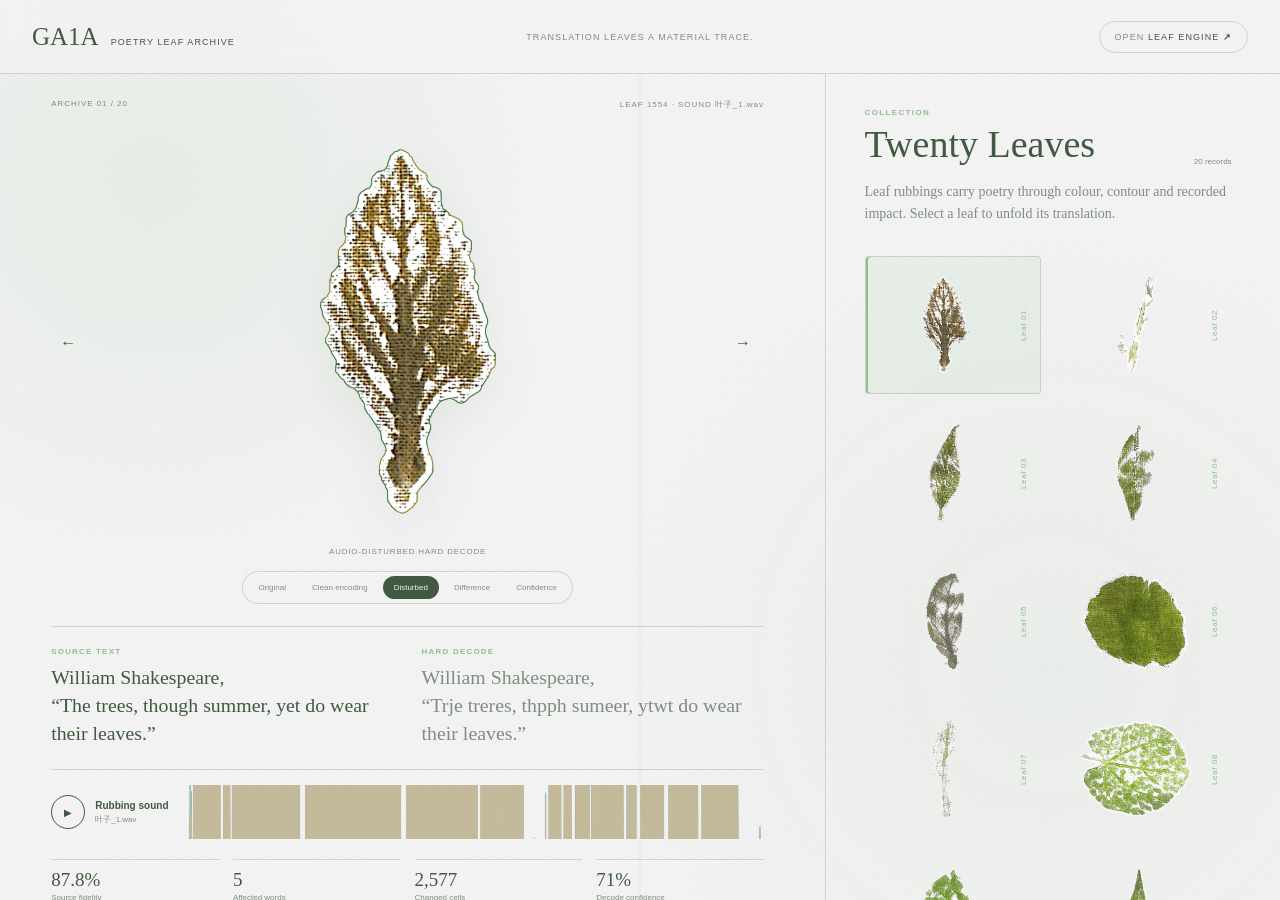
<file: static/archive.html>
<!doctype html>
<html lang="en">
<head>
  <meta charset="utf-8">
  <meta name="viewport" content="width=device-width, initial-scale=1">
  <meta name="description" content="An archive of leaf rubbings, poems, recorded sound and encoded images.">
  <title>Ga1a — Poetry Leaf Archive</title>
  <link rel="stylesheet" href="/static/archive.css">
</head>
<body>
  <header class="site-header">
    <a class="wordmark" href="/" aria-label="Ga1a archive home">
      <span>GA1A</span>
      <small>POETRY LEAF ARCHIVE</small>
    </a>
    <div class="header-note">Translation leaves a material trace.</div>
    <a class="engine-link" href="/engine"><span>Open</span> Leaf Engine <b>↗</b></a>
  </header>

  <main class="archive-shell">
    <section class="record" aria-live="polite">
      <div class="record-topline">
        <span id="record-number">ARCHIVE 01 / 20</span>
        <span id="record-carrier">LEAF 1554 · SOUND 叶子_1.wav</span>
      </div>

      <div class="record-stage">
        <button class="record-nav previous" id="previous-record" aria-label="Previous leaf">←</button>
        <figure>
          <img id="record-image" alt="Selected encoded leaf">
          <figcaption id="record-caption">Disturbed encoding</figcaption>
        </figure>
        <button class="record-nav next" id="next-record" aria-label="Next leaf">→</button>
      </div>

      <nav class="view-tabs" aria-label="Encoding stages">
        <button data-view="original">Original</button>
        <button data-view="clean">Clean encoding</button>
        <button class="active" data-view="disturbed">Disturbed</button>
        <button data-view="difference">Difference</button>
        <button data-view="confidence">Confidence</button>
      </nav>

      <div class="record-text">
        <div class="source-copy">
          <p class="section-label">SOURCE TEXT</p>
          <blockquote id="source-text"></blockquote>
        </div>
        <div class="decoded-copy">
          <p class="section-label">HARD DECODE</p>
          <blockquote id="decoded-text"></blockquote>
        </div>
      </div>

      <div class="sound-row">
        <button class="sound-toggle" id="sound-toggle" type="button" aria-label="Play rubbing sound">
          <span class="sound-icon">▶</span>
          <span><b>Rubbing sound</b><small id="sound-name">—</small></span>
        </button>
        <img id="waveform-image" alt="Quantized rubbing sound waveform">
        <audio id="archive-audio" preload="none"></audio>
      </div>

      <dl class="record-metrics">
        <div><dt id="metric-fidelity">—</dt><dd>Source fidelity</dd></div>
        <div><dt id="metric-words">—</dt><dd>Affected words</dd></div>
        <div><dt id="metric-cells">—</dt><dd>Changed cells</dd></div>
        <div><dt id="metric-confidence">—</dt><dd>Decode confidence</dd></div>
      </dl>
    </section>

    <aside class="index-panel">
      <div class="index-heading">
        <div><p>COLLECTION</p><h1>Twenty Leaves</h1></div>
        <span id="index-count">20 records</span>
      </div>
      <p class="index-intro">Leaf rubbings carry poetry through colour, contour and recorded impact. Select a leaf to unfold its translation.</p>
      <div class="leaf-index" id="leaf-index" aria-label="Archive leaves"></div>
    </aside>
  </main>

  <footer>
    <p>Leaf rubbings · poetry · sound · encoded images</p>
    <a href="/engine">Create a translation in the Leaf Engine →</a>
  </footer>

  <script src="/static/archive.js"></script>
</body>
</html>
</file>
<file: static/archive.css>
:root{
  color-scheme:light;
  --ink:#415940;
  --green:#8FBF8E;
  --pale:#B9D9B8;
  --mist:#C6D9C5;
  --paper:#F2F2F2;
  --line:rgba(65,89,64,.19);
  --muted:rgba(65,89,64,.65);
}
*{box-sizing:border-box}
html{scroll-behavior:smooth}
body{margin:0;min-width:320px;color:var(--ink);font-family:"Avenir Next","Helvetica Neue",Arial,sans-serif;background-color:var(--paper);background-image:radial-gradient(rgba(65,89,64,.075) .65px,transparent .75px),radial-gradient(rgba(143,191,142,.075) .55px,transparent .65px);background-position:0 0,8px 11px;background-size:17px 17px,19px 19px}
body:before{content:"";position:fixed;inset:0;z-index:-1;pointer-events:none;background:linear-gradient(90deg,transparent 49.8%,rgba(65,89,64,.035) 50%,transparent 50.2%),radial-gradient(circle at 12% 20%,rgba(185,217,184,.21),transparent 24rem),radial-gradient(circle at 82% 74%,rgba(198,217,197,.20),transparent 28rem)}
button,a{font:inherit}
button{color:inherit}
.site-header{position:sticky;top:0;z-index:20;display:grid;grid-template-columns:1fr auto 1fr;align-items:center;min-height:74px;padding:0 32px;border-bottom:1px solid var(--line);background:rgba(242,242,242,.88);backdrop-filter:blur(16px)}
.wordmark{display:flex;align-items:baseline;gap:12px;color:var(--ink);text-decoration:none}.wordmark span{font-family:Georgia,"Times New Roman",serif;font-size:25px}.wordmark small,.header-note,.engine-link{font-size:9px;letter-spacing:.12em}.header-note{color:var(--muted);text-transform:uppercase}.engine-link{justify-self:end;padding:10px 15px;border:1px solid var(--line);border-radius:99px;color:var(--ink);text-decoration:none;text-transform:uppercase;transition:.25s ease}.engine-link span{color:var(--muted)}.engine-link:hover{color:var(--paper);border-color:var(--ink);background:var(--ink);transform:translateY(-1px)}
.archive-shell{display:grid;grid-template-columns:minmax(0,1.42fr) minmax(390px,.78fr);min-height:calc(100vh - 74px)}
.record{position:sticky;top:74px;align-self:start;display:flex;flex-direction:column;min-height:calc(100vh - 74px);padding:25px clamp(26px,4vw,72px) 34px;border-right:1px solid var(--line)}
.record-topline{display:flex;justify-content:space-between;gap:20px;color:var(--muted);font-size:8px;letter-spacing:.12em}
.record-stage{position:relative;z-index:1;display:grid;grid-template-columns:38px minmax(0,1fr) 38px;align-items:center;flex:0 0 auto;height:clamp(350px,49vh,570px);min-height:0;margin:12px 0 8px}.record-stage figure{display:grid;grid-template-rows:minmax(0,1fr) 22px;align-items:center;width:100%;height:100%;min-width:0;min-height:0;margin:0;overflow:hidden}.record-stage img{position:relative;z-index:0;display:block;width:100%;height:100%;min-width:0;min-height:0;max-width:100%;max-height:100%;object-fit:contain;filter:drop-shadow(0 16px 24px rgba(65,89,64,.08));transition:opacity .18s ease,transform .35s ease}.record-stage img.switching{opacity:0;transform:scale(.985)}.record-stage figcaption{position:relative;z-index:2;align-self:end;justify-self:center;margin:0;color:var(--muted);font-size:8px;line-height:22px;letter-spacing:.1em;text-transform:uppercase}.record-nav{position:relative;z-index:3;display:grid;place-items:center;width:34px;height:34px;border:1px solid transparent;border-radius:50%;background:transparent;cursor:pointer;transition:.2s}.record-nav:hover{border-color:var(--line);background:rgba(185,217,184,.22)}
.view-tabs{position:relative;z-index:5;display:flex;justify-content:center;gap:4px;margin:0 auto 22px;padding:4px;border:1px solid var(--line);border-radius:99px;background:rgba(242,242,242,.94);backdrop-filter:blur(8px)}.view-tabs button{padding:7px 11px;border:0;border-radius:99px;color:var(--muted);background:transparent;font-size:8px;cursor:pointer}.view-tabs button.active{color:var(--paper);background:var(--ink)}
.record-text{display:grid;grid-template-columns:1fr 1fr;gap:28px;padding-top:20px;border-top:1px solid var(--line)}.section-label{margin:0 0 8px;color:var(--green);font-size:8px;font-weight:700;letter-spacing:.15em}.record-text blockquote{margin:0;white-space:pre-line;font-family:Georgia,"Times New Roman",serif;font-size:clamp(16px,1.55vw,22px);line-height:1.4}.decoded-copy blockquote{color:var(--muted)}
.sound-row{display:grid;grid-template-columns:auto 1fr;align-items:center;gap:18px;margin-top:22px;padding-top:15px;border-top:1px solid var(--line)}.sound-toggle{display:flex;align-items:center;gap:10px;padding:0;border:0;background:transparent;cursor:pointer;text-align:left}.sound-toggle .sound-icon{display:grid;place-items:center;width:34px;height:34px;border:1px solid var(--ink);border-radius:50%;font-size:10px}.sound-toggle b,.sound-toggle small{display:block}.sound-toggle b{font-size:10px}.sound-toggle small{max-width:145px;margin-top:3px;overflow:hidden;color:var(--muted);font-size:8px;text-overflow:ellipsis;white-space:nowrap}.sound-row img{display:block;width:100%;height:54px;object-fit:cover;mix-blend-mode:multiply;opacity:.74}
.record-metrics{display:grid;grid-template-columns:repeat(4,1fr);gap:14px;margin:20px 0 0}.record-metrics div{padding-top:9px;border-top:1px solid var(--line)}.record-metrics dt{font-family:Georgia,"Times New Roman",serif;font-size:19px}.record-metrics dd{margin:2px 0 0;color:var(--muted);font-size:8px}
.index-panel{padding:34px clamp(24px,3vw,48px) 70px}.index-heading{display:flex;justify-content:space-between;align-items:flex-end;gap:20px}.index-heading p{margin:0 0 5px;color:var(--green);font-size:8px;font-weight:700;letter-spacing:.17em}.index-heading h1{margin:0;font-family:Georgia,"Times New Roman",serif;font-size:38px;font-weight:400}.index-heading span{color:var(--muted);font-size:8px}.index-intro{max-width:470px;margin:15px 0 32px;color:var(--muted);font-family:Georgia,"Times New Roman",serif;font-size:14px;line-height:1.55}
.leaf-index{display:grid;grid-template-columns:1fr 1fr;gap:10px 14px}.leaf-card{position:relative;display:grid;grid-template-columns:minmax(0,1fr) 23px;align-items:center;min-height:138px;padding:12px 5px 12px 12px;overflow:hidden;border:1px solid transparent;border-radius:4px;background:transparent;cursor:pointer;transition:.25s ease}.leaf-card:hover,.leaf-card.active{border-color:var(--line);background:rgba(185,217,184,.18)}.leaf-card.active{box-shadow:inset 2px 0 var(--green)}.leaf-card img{display:block;width:100%;height:112px;object-fit:contain;filter:saturate(.8) contrast(.96);transition:.3s ease}.leaf-card:hover img{transform:scale(1.045);filter:saturate(1) contrast(1)}.leaf-card span{align-self:stretch;display:flex;align-items:center;justify-content:center;color:var(--green);font-size:8px;letter-spacing:.08em;writing-mode:vertical-rl;transform:rotate(180deg)}
footer{display:flex;justify-content:space-between;gap:20px;padding:24px 32px;border-top:1px solid var(--line);color:var(--muted);font-size:9px}footer p{margin:0}footer a{color:var(--ink);text-decoration:none}
@media(min-width:981px){
  html,body{height:100%;overflow:hidden}
  .archive-shell{height:calc(100dvh - 74px);min-height:0;overflow:hidden}
  .record{position:relative;top:auto;align-self:stretch;height:100%;min-height:0;overflow-y:auto;overscroll-behavior-y:contain;scrollbar-gutter:stable}
  .index-panel{height:100%;min-height:0;overflow-y:auto;overscroll-behavior-y:contain;scrollbar-gutter:stable}
  .record,.index-panel{scrollbar-width:thin;scrollbar-color:rgba(65,89,64,.24) transparent}
  .record::-webkit-scrollbar,.index-panel::-webkit-scrollbar{width:7px}
  .record::-webkit-scrollbar-track,.index-panel::-webkit-scrollbar-track{background:transparent}
  .record::-webkit-scrollbar-thumb,.index-panel::-webkit-scrollbar-thumb{border:2px solid transparent;border-radius:99px;background:rgba(65,89,64,.24);background-clip:padding-box}
  footer{display:none}
}
@media(max-width:980px){.archive-shell{grid-template-columns:1fr}.record{position:relative;top:0;min-height:auto;border-right:0;border-bottom:1px solid var(--line)}.record-stage{height:clamp(350px,52vh,570px)}.index-panel{padding-top:42px}.leaf-index{grid-template-columns:repeat(3,1fr)}}
@media(max-width:680px){.site-header{grid-template-columns:1fr auto;padding:0 16px}.header-note{display:none}.engine-link span{display:none}.archive-shell{display:block}.record{padding:20px 15px 28px}.record-stage{grid-template-columns:28px minmax(0,1fr) 28px;height:clamp(290px,42vh,410px);min-height:0}.record-nav{width:28px;height:28px}.view-tabs{justify-content:flex-start;width:100%;overflow-x:auto}.view-tabs button{white-space:nowrap}.record-text{grid-template-columns:1fr;gap:20px}.sound-row{grid-template-columns:1fr}.record-metrics{grid-template-columns:1fr 1fr}.index-panel{padding:34px 15px 50px}.leaf-index{grid-template-columns:1fr 1fr;gap:8px}.leaf-card{min-height:120px}.leaf-card img{height:96px}footer{align-items:flex-start;flex-direction:column;padding:22px 16px}}
@media(prefers-reduced-motion:reduce){*{scroll-behavior:auto!important;transition:none!important}}
</file>
